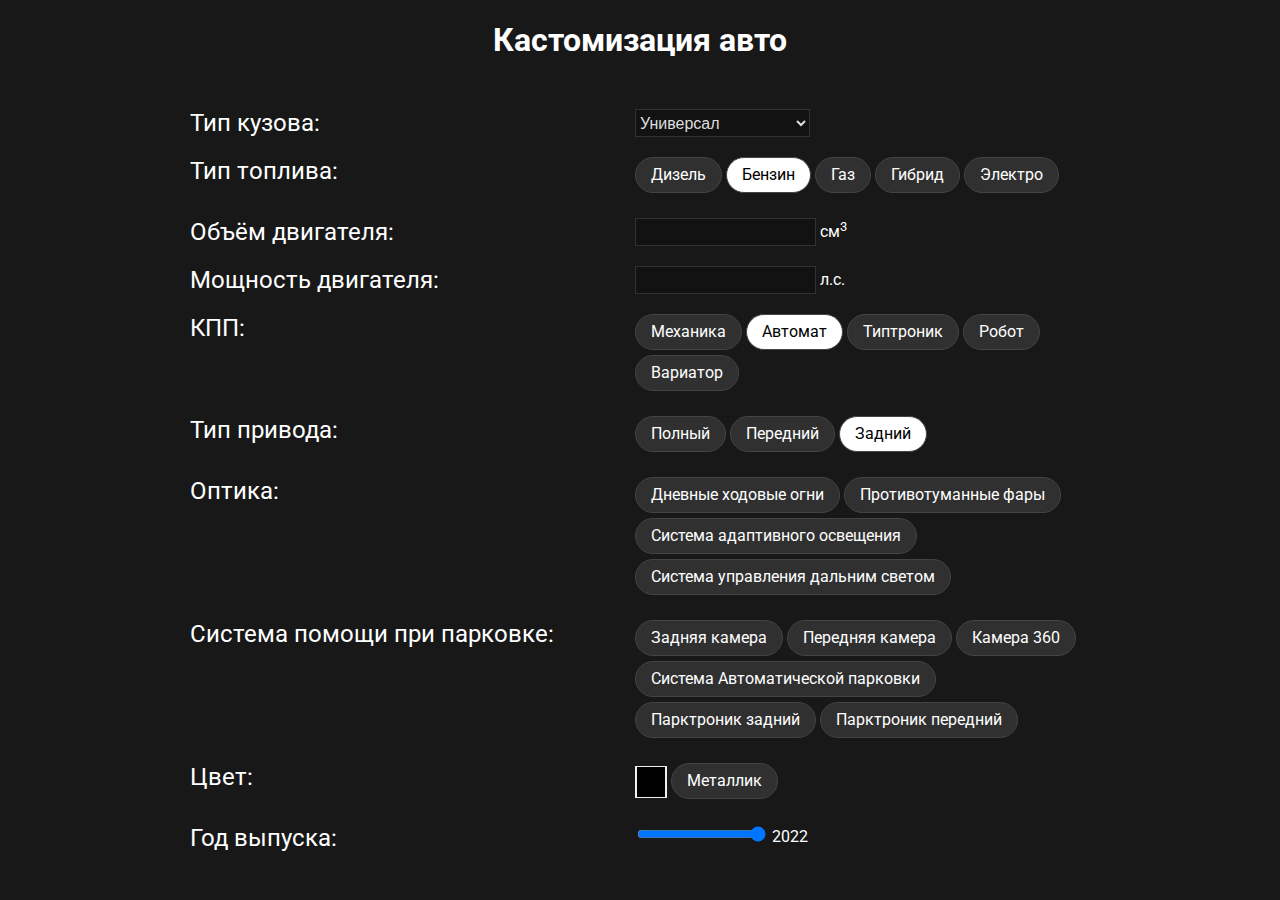
<file: index.html>
<!DOCTYPE html>
<html lang="ru">
<head>
    <meta charset="UTF-8">
    <meta http-equiv="X-UA-Compatible" content="IE=edge">
    <meta name="viewport" content="width=device-width, initial-scale=1.0">
    <link rel="stylesheet" href="style.css">
    <title>Document</title>
    <link rel="preconnect" href="https://fonts.googleapis.com">
    <link rel="preconnect" href="https://fonts.gstatic.com" crossorigin>
    <link href="https://fonts.googleapis.com/css2?family=Roboto:wght@100;400;900&display=swap" rel="stylesheet">
</head>
<body>
      <h1>Кастомизация авто</h1>
      <form action="/ru/custom/" class="form">
        <div class="row">
          <label class="label">Тип кузова:</label>
          <select id="body_type" class="select">
            <option value="0">Универсал</option>
            <option value="1">Купе</option>
            <option value="2">Седан</option>
            <option value="3">Кабриолет</option>
            <option value="4">Пикап</option>
            <option value="5">Лимузин</option>
            <option value="6">Внедорожник</option>
          </select>
        </div>
        <div class="row">
          <label class="label">Тип топлива:</label>
          <div class="data_block">
            <div class="form_btn">
                <input type="radio" id="radio_body_1" name="fuel_type" value="0">
                <label class="label_radio" for="radio_body_1">Дизель</label>
              </div>
              <div class="form_btn">
                <input type="radio" id="radio_body_2" name="fuel_type" value="1" checked>
                <label class="label_radio" for="radio_body_2">Бензин</label>
              </div>
              <div class="form_btn">
                <input type="radio" id="radio_body_3" name="fuel_type" value="2">
                <label class="label_radio" for="radio_body_3">Газ</label>
              </div>
              <div class="form_btn">
                <input type="radio" id="radio_body_4" name="fuel_type" value="3">
                <label class="label_radio" for="radio_body_4">Гибрид</label>
              </div>
              <div class="form_btn">
                <input type="radio" id="radio_body_5" name="fuel_type" value="4">
                <label class="label_radio" for="radio_body_5">Электро</label>
              </div>
          </div>
        </div>
        <div class="row">
          <label class="label">Объём двигателя:</label>
          <input type="number" class="input_value" name="engine_cc">
          <span>см<sup>3</sup></span>
        </div>
        <div class="row">
          <label class="label">Мощность двигателя:</label>
          <input type="number" class="input_value" name="engine_power">
          <span>л.с.</span>
        </div>
        <div class="row">
          <label class="label">КПП:</label>
          <div class="data_block">
            <div class="form_btn">
                <input type="radio" id="radio_gearbox_1" name="gearbox_type" value="0">
                <label class="label_radio" for="radio_gearbox_1">Механика</label>
              </div>
              <div class="form_btn">
                <input type="radio" id="radio_gearbox_2" name="gearbox_type" value="1" checked>
                <label class="label_radio" for="radio_gearbox_2">Автомат</label>
              </div>
              <div class="form_btn">
                <input type="radio" id="radio_gearbox_3" name="gearbox_type" value="2">
                <label class="label_radio" for="radio_gearbox_3">Типтроник</label>
              </div>
              <div class="form_btn">
                <input type="radio" id="radio_gearbox_4" name="gearbox_type" value="3">
                <label class="label_radio" for="radio_gearbox_4">Робот</label>
              </div>
              <div class="form_btn">
                <input type="radio" id="radio_gearbox_5" name="gearbox_type" value="4">
                <label class="label_radio" for="radio_gearbox_5">Вариатор</label>
              </div>
          </div>
        </div>
        <div class="row">
          <label class="label">Тип привода:</label>
          <div class="data_block">
            <div class="form_btn">
                <input type="radio" id="radio_drive_1" name="drive_type" value="0">
                <label class="label_radio" for="radio_drive_1">Полный</label>
              </div>
              <div class="form_btn">
                <input type="radio" id="radio_drive_2" name="drive_type" value="1">
                <label class="label_radio" for="radio_drive_2">Передний</label>
              </div>
              <div class="form_btn">
                <input type="radio" id="radio_drive_3" name="drive_type" value="2" checked>
                <label class="label_radio" for="radio_drive_3">Задний</label>
              </div>
          </div>
        </div>
        <div class="row">
          <label class="label">Оптика:</label>
          <div class="data_block">
            <div class="form_btn">
                <input type="checkbox" id="checkbox_optics_1" name="optics" value="0">
                <label class="label_checkbox" for="checkbox_optics_1">Дневные ходовые огни</label>
              </div>
              <div class="form_btn">
                <input type="checkbox" id="checkbox_optics_2" name="optics" value="1">
                <label class="label_checkbox" for="checkbox_optics_2">Противотуманные фары</label>
              </div>
              <div class="form_btn">
                <input type="checkbox" id="checkbox_optics_3" name="optics" value="2">
                <label class="label_checkbox" for="checkbox_optics_3">Система адаптивного освещения</label>
              </div>
              <div class="form_btn">
                <input type="checkbox" id="checkbox_optics_4" name="optics" value="3">
                <label class="label_checkbox" for="checkbox_optics_4">Система управления дальним светом</label>
              </div>
          </div>
        </div>
        <div class="row">
          <label class="label">Система помощи при парковке:</label>
          <div class="data_block">
            <div class="form_btn">
                <input type="checkbox" id="checkbox_parking_1" name="parking" value="0">
                <label class="label_checkbox" for="checkbox_parking_1">Задняя камера</label>
              </div>
              <div class="form_btn">
                <input type="checkbox" id="checkbox_parking_2" name="parking" value="1">
                <label class="label_checkbox" for="checkbox_parking_2">Передняя камера</label>
              </div>
              <div class="form_btn">
                <input type="checkbox" id="checkbox_parking_3" name="parking" value="2">
                <label class="label_checkbox" for="checkbox_parking_3">Камера 360</label>
              </div>
              <div class="form_btn">
                <input type="checkbox" id="checkbox_parking_4" name="parking" value="3">
                <label class="label_checkbox" for="checkbox_parking_4">Система Автоматической парковки</label>
              </div>
              <div class="form_btn">
                <input type="checkbox" id="checkbox_parking_5" name="parking" value="4">
                <label class="label_checkbox" for="checkbox_parking_5">Парктроник задний</label>
              </div>
              <div class="form_btn">
                <input type="checkbox" id="checkbox_parking_6" name="parking" value="5">
                <label class="label_checkbox" for="checkbox_parking_6">Парктроник передний</label>
              </div>
          </div>
        </div>
        <div class="row">
          <label class="label">Цвет:</label>
          <div class="data_block">
            <input type="color" name="body_color">
              <div class="form_btn clr_btn">
                <input type="checkbox" id="metallic_color1" name="metallic_color" value="5">
                <label class="label_checkbox" for="metallic_color1">Металлик</label>
              </div>
          </div>
        </div>
        <div class="row">
          <label class="label" for="release_year">Год выпуска:</label>
          <input type="range" id="release_year" name="release_year" value="2022" min="1980" max="2022" step="1" oninput="this.nextElementSibling.value = this.value">
          <output>2022</output>
        </div>
      </form>
</body>
</html>
</file>
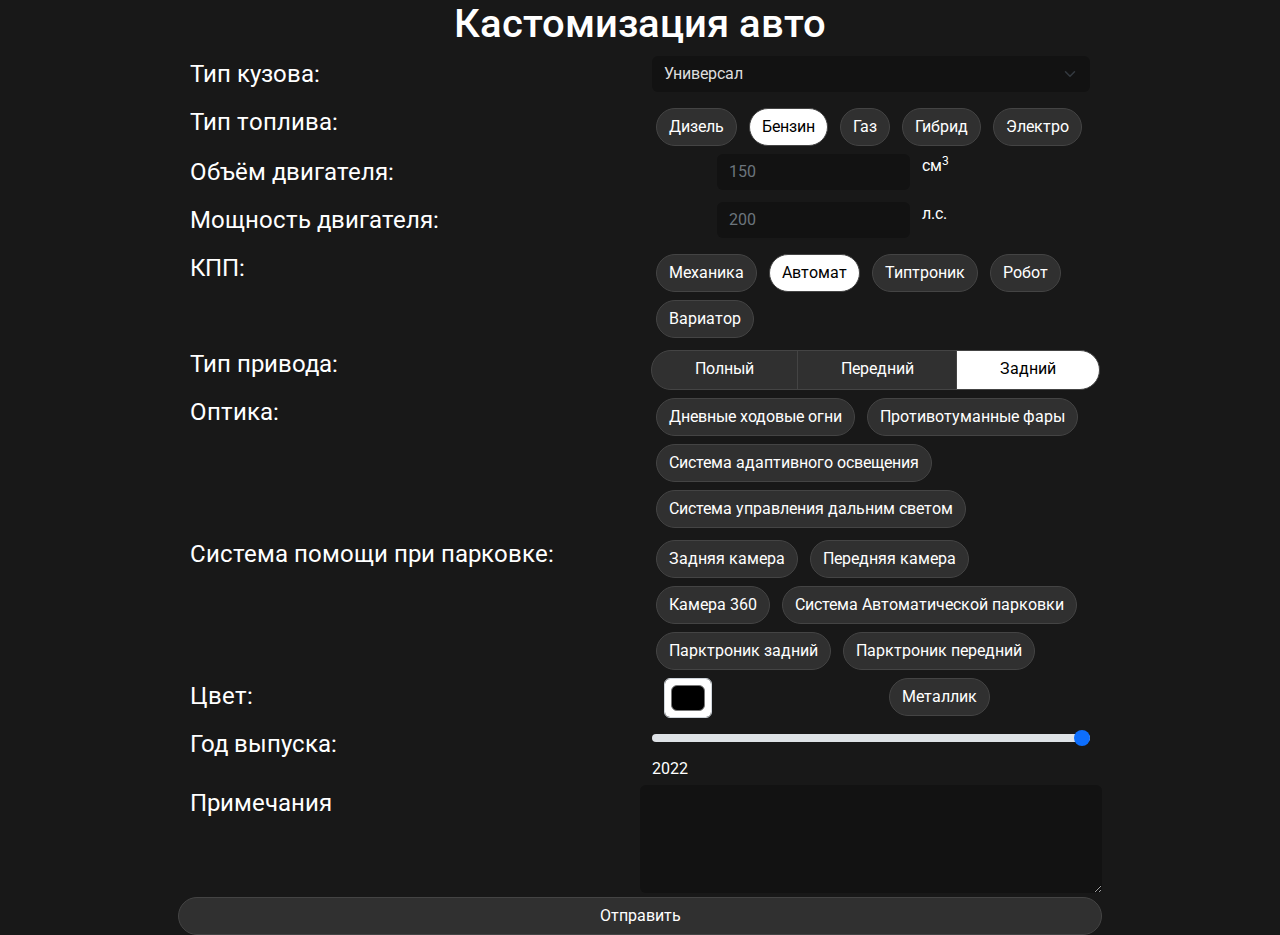
<file: css_bootstrap/index.html>
<!DOCTYPE html>
<html lang="ru">
  <head>
      <meta charset="UTF-8">
      <meta http-equiv="X-UA-Compatible" content="IE=edge">
      <meta name="viewport" content="width=device-width, initial-scale=1.0">
      <link rel="stylesheet" href="styles\bootstrap.min.css">
      <link rel="stylesheet" href="styles\style.css">
      <title>Document</title>
      <link rel="preconnect" href="https://fonts.googleapis.com">
      <link rel="preconnect" href="https://fonts.gstatic.com" crossorigin>
      <link href="https://fonts.googleapis.com/css2?family=Roboto:wght@100;400;900&display=swap" rel="stylesheet">
  </head>
  <body>
    <div class="container-md">
      <h1 class="text-center">Кастомизация авто</h1>
      <form action="/ru/custom/" id="auto_main_form" class="form m-auto">
        <div class="row mt-1">
          <label class="form-label col">Тип кузова:</label>
          <div class="col">
            <select id="body_type" class="form-select my-select">
              <option value="0">Универсал</option>
              <option value="1">Купе</option>
              <option value="2">Седан</option>
              <option value="3">Кабриолет</option>
              <option value="4">Пикап</option>
              <option value="5">Лимузин</option>
              <option value="6">Внедорожник</option>
            </select>
          </div>
        </div>
        <div class="row mt-1">
          <label class="form-label col">Тип топлива:</label>
          <div class="col">
                <input type="radio" class="btn-check" id="radio_body_1" name="fuel_type" value="0">
                <label class="btn btn-bd-primary m-1" for="radio_body_1">Дизель</label>
                <input type="radio" class="btn-check" id="radio_body_2" name="fuel_type" value="1" checked>
                <label class="btn btn-bd-primary m-1" for="radio_body_2">Бензин</label>
                <input type="radio" class="btn-check" id="radio_body_3" name="fuel_type" value="2">
                <label class="btn btn-bd-primary m-1" for="radio_body_3">Газ</label>
                <input type="radio" class="btn-check" id="radio_body_4" name="fuel_type" value="3">
                <label class="btn btn-bd-primary m-1" for="radio_body_4">Гибрид</label>
                <input type="radio" class="btn-check" id="radio_body_5" name="fuel_type" value="4">
                <label class="btn btn-bd-primary m-1" for="radio_body_5">Электро</label>
          </div>
        </div>
        <div class="row mt-1">
            <label for="engine_cc" class="form-label col-md-7" for="engine_cc">Объём двигателя:</label>
            <div class="col">
              <div class="row">
                <input type="number" class="form-control input col" id="engine_cc" name="engine_cc" placeholder="150" required>
                <span class="col">см<sup>3</sup></span>
              </div>
            </div>
        </div>
        <div class="row mt-1">
          <label for="engine_power" class="form-label col-md-7">Мощность двигателя:</label>
          <div class="col">
            <div class="row">
              <input type="number" class="form-control input col" id="engine_power" name="engine_power" placeholder="200" required>
              <span class="col">л.с.</span>
            </div>
            
          </div>
        </div>
        <div class="row mt-1">
          <label class="form-label col">КПП:</label>
          <div class="col">
                <input type="radio" class="btn-check" id="radio_gearbox_1" name="gearbox_type" value="0">
                <label class="btn btn-bd-primary m-1" for="radio_gearbox_1">Механика</label>
                <input type="radio" class="btn-check" id="radio_gearbox_2" name="gearbox_type" value="1" checked>
                <label class="btn btn-bd-primary m-1" for="radio_gearbox_2">Автомат</label>
                <input type="radio" class="btn-check" id="radio_gearbox_3" name="gearbox_type" value="2">
                <label class="btn btn-bd-primary m-1" for="radio_gearbox_3">Типтроник</label>
                <input type="radio" class="btn-check" id="radio_gearbox_4" name="gearbox_type" value="3">
                <label class="btn btn-bd-primary m-1" for="radio_gearbox_4">Робот</label>
                <input type="radio" class="btn-check" id="radio_gearbox_5" name="gearbox_type" value="4">
                <label class="btn btn-bd-primary m-1" for="radio_gearbox_5">Вариатор</label>
          </div>
        </div>
        <div class="row mt-1">
          <label class="form-label col">Тип привода:</label>
          <div class="btn-group col g-1" role="group">
                <input type="radio" class="btn-check" id="radio_drive_1" name="drive_type" value="0">
                <label class="btn btn-bd-primary" for="radio_drive_1">Полный</label>
                <input type="radio" class="btn-check" id="radio_drive_2" name="drive_type" value="1">
                <label class="btn btn-bd-primary" for="radio_drive_2">Передний</label>
                <input type="radio" class="btn-check" id="radio_drive_3" name="drive_type" value="2" checked>
                <label class="btn btn-bd-primary" for="radio_drive_3">Задний</label>
          </div>
        </div>
        <div class="row mt-1">
          <label class="form-label col">Оптика:</label>
          <div class="col">
                <input type="checkbox" class="btn-check" id="checkbox_optics_1" name="optics" value="0">
                <label class="btn btn-bd-primary m-1" for="checkbox_optics_1">Дневные ходовые огни</label>
                <input type="checkbox" class="btn-check" id="checkbox_optics_2" name="optics" value="1">
                <label class="btn btn-bd-primary m-1" for="checkbox_optics_2">Противотуманные фары</label>
                <input type="checkbox" class="btn-check" id="checkbox_optics_3" name="optics" value="2">
                <label class="btn btn-bd-primary m-1" for="checkbox_optics_3">Система адаптивного освещения</label>
                <input type="checkbox" class="btn-check" id="checkbox_optics_4" name="optics" value="3">
                <label class="btn btn-bd-primary m-1" for="checkbox_optics_4">Система управления дальним светом</label>
          </div>
        </div>
        <div class="row mt-1">
          <label class="form-label col">Система помощи при парковке:</label>
          <div class="col">
                <input type="checkbox" class="btn-check" id="checkbox_parking_1" name="parking" value="0">
                <label class="btn btn-bd-primary m-1" for="checkbox_parking_1">Задняя камера</label> 
                <input type="checkbox" class="btn-check" id="checkbox_parking_2" name="parking" value="1">
                <label class="btn btn-bd-primary m-1" for="checkbox_parking_2">Передняя камера</label>
                <input type="checkbox" class="btn-check" id="checkbox_parking_3" name="parking" value="2">
                <label class="btn btn-bd-primary m-1" for="checkbox_parking_3">Камера 360</label>
                <input type="checkbox" class="btn-check" id="checkbox_parking_4" name="parking" value="3">
                <label class="btn btn-bd-primary m-1" for="checkbox_parking_4">Система Автоматической парковки</label>
                <input type="checkbox" class="btn-check" id="checkbox_parking_5" name="parking" value="4">
                <label class="btn btn-bd-primary m-1" for="checkbox_parking_5">Парктроник задний</label>
                <input type="checkbox" class="btn-check" id="checkbox_parking_6" name="parking" value="5">
                <label class="btn btn-bd-primary m-1" for="checkbox_parking_6">Парктроник передний</label>
          </div>
        </div>
        <div class="row mt-1">
          <label class="form-label col">Цвет:</label>
          <div class="row col">
            <div class="col">
              <input type="color" class="form-control form-control-color" id="ColorInput" value="#000" title="Choose your color">
            </div>
            <div class="col">
              <input type="checkbox" class="btn-check" id="metallic_color1" name="metallic_color" value="1">
              <label class="btn btn-bd-primary" for="metallic_color1">Металлик</label>
            </div>
          </div>
        </div>
        <div class="row mt-1">
          <label class="form-label col" for="release_year">Год выпуска:</label>
          <div class="col">
            <input type="range" class="form-range" id="release_year" name="release_year" value="2022" min="1980" max="2022" step="1" oninput="this.nextElementSibling.value = this.value">
            <output>2022</output>
          </div>
        </div>
        <div class="row mt-1">
            <label for="form-notes" class="form-label col">Примечания</label>
            <textarea class="form-control input col" id="form-notes" rows="4" style="min-height: 84px;"></textarea>
        </div>
        <div class="row mt-1">
          <button form="auto_main_form" type="submit" class="btn btn-bd-primary">Отправить</button>
          <div class="flex_item"></div>
        </div>
      </form>
    </div>
  </body>
</html>
</file>
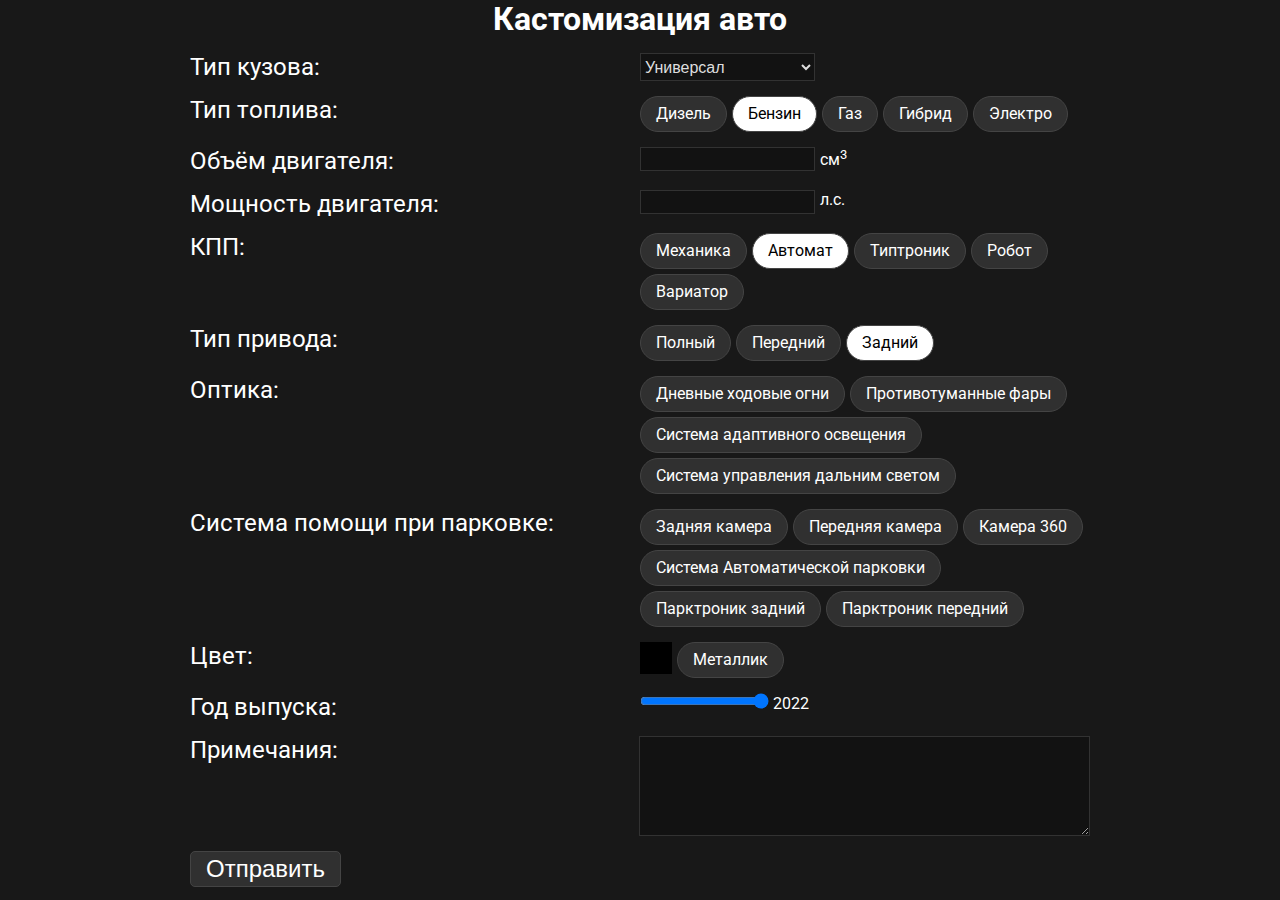
<file: css_flexbox/index.html>
<!DOCTYPE html>
<html lang="ru">
  <head>
      <meta charset="UTF-8">
      <meta http-equiv="X-UA-Compatible" content="IE=edge">
      <meta name="viewport" content="width=device-width, initial-scale=1.0">
      <link rel="stylesheet" href="style.css">
      <title>Document</title>
      <link rel="preconnect" href="https://fonts.googleapis.com">
      <link rel="preconnect" href="https://fonts.gstatic.com" crossorigin>
      <link href="https://fonts.googleapis.com/css2?family=Roboto:wght@100;400;900&display=swap" rel="stylesheet">
  </head>
  <body>
    <div class="flex_container">
      <h1>Кастомизация авто</h1>
      <form action="/ru/custom/" id="auto_main_form" class="form">
        <div class="row">
          <label class="label flex_item">Тип кузова:</label>
          <div class="data_block flex_item">
            <select id="body_type" class="select">
              <option value="0">Универсал</option>
              <option value="1">Купе</option>
              <option value="2">Седан</option>
              <option value="3">Кабриолет</option>
              <option value="4">Пикап</option>
              <option value="5">Лимузин</option>
              <option value="6">Внедорожник</option>
            </select>
          </div>
        </div>
        <div class="row">
          <label class="label flex_item">Тип топлива:</label>
          <div class="data_block flex_item">
            <div class="form_btn">
                <input type="radio" id="radio_body_1" name="fuel_type" value="0">
                <label class="label_radio" for="radio_body_1">Дизель</label>
              </div>
              <div class="form_btn">
                <input type="radio" id="radio_body_2" name="fuel_type" value="1" checked>
                <label class="label_radio" for="radio_body_2">Бензин</label>
              </div>
              <div class="form_btn">
                <input type="radio" id="radio_body_3" name="fuel_type" value="2">
                <label class="label_radio" for="radio_body_3">Газ</label>
              </div>
              <div class="form_btn">
                <input type="radio" id="radio_body_4" name="fuel_type" value="3">
                <label class="label_radio" for="radio_body_4">Гибрид</label>
              </div>
              <div class="form_btn">
                <input type="radio" id="radio_body_5" name="fuel_type" value="4">
                <label class="label_radio" for="radio_body_5">Электро</label>
              </div>
          </div>
        </div>
        <div class="row">
          <label class="label flex_item">Объём двигателя:</label>
          <div class="data_block flex_item">
            <input type="number" class="input_value" name="engine_cc" required>
            <span>см<sup>3</sup></span>
          </div>
        </div>
        <div class="row">
          <label class="label flex_item">Мощность двигателя:</label>
          <div class="data_block flex_item">
            <input type="number" class="input_value" name="engine_power" required>
            <span>л.с.</span>
          </div>
        </div>
        <div class="row">
          <label class="label flex_item">КПП:</label>
          <div class="data_block flex_item">
            <div class="form_btn">
                <input type="radio" id="radio_gearbox_1" name="gearbox_type" value="0">
                <label class="label_radio" for="radio_gearbox_1">Механика</label>
              </div>
              <div class="form_btn">
                <input type="radio" id="radio_gearbox_2" name="gearbox_type" value="1" checked>
                <label class="label_radio" for="radio_gearbox_2">Автомат</label>
              </div>
              <div class="form_btn">
                <input type="radio" id="radio_gearbox_3" name="gearbox_type" value="2">
                <label class="label_radio" for="radio_gearbox_3">Типтроник</label>
              </div>
              <div class="form_btn">
                <input type="radio" id="radio_gearbox_4" name="gearbox_type" value="3">
                <label class="label_radio" for="radio_gearbox_4">Робот</label>
              </div>
              <div class="form_btn">
                <input type="radio" id="radio_gearbox_5" name="gearbox_type" value="4">
                <label class="label_radio" for="radio_gearbox_5">Вариатор</label>
              </div>
          </div>
        </div>
        <div class="row">
          <label class="label flex_item">Тип привода:</label>
          <div class="data_block flex_item">
            <div class="form_btn">
                <input type="radio" id="radio_drive_1" name="drive_type" value="0">
                <label class="label_radio" for="radio_drive_1">Полный</label>
              </div>
              <div class="form_btn">
                <input type="radio" id="radio_drive_2" name="drive_type" value="1">
                <label class="label_radio" for="radio_drive_2">Передний</label>
              </div>
              <div class="form_btn">
                <input type="radio" id="radio_drive_3" name="drive_type" value="2" checked>
                <label class="label_radio" for="radio_drive_3">Задний</label>
              </div>
          </div>
        </div>
        <div class="row">
          <label class="label flex_item">Оптика:</label>
          <div class="data_block flex_item">
            <div class="form_btn">
                <input type="checkbox" id="checkbox_optics_1" name="optics" value="0">
                <label class="label_checkbox" for="checkbox_optics_1">Дневные ходовые огни</label>
              </div>
              <div class="form_btn">
                <input type="checkbox" id="checkbox_optics_2" name="optics" value="1">
                <label class="label_checkbox" for="checkbox_optics_2">Противотуманные фары</label>
              </div>
              <div class="form_btn">
                <input type="checkbox" id="checkbox_optics_3" name="optics" value="2">
                <label class="label_checkbox" for="checkbox_optics_3">Система адаптивного освещения</label>
              </div>
              <div class="form_btn">
                <input type="checkbox" id="checkbox_optics_4" name="optics" value="3">
                <label class="label_checkbox" for="checkbox_optics_4">Система управления дальним светом</label>
              </div>
          </div>
        </div>
        <div class="row">
          <label class="label flex_item">Система помощи при парковке:</label>
          <div class="data_block flex_item">
            <div class="form_btn">
                <input type="checkbox" id="checkbox_parking_1" name="parking" value="0">
                <label class="label_checkbox" for="checkbox_parking_1">Задняя камера</label>
              </div>
              <div class="form_btn">
                <input type="checkbox" id="checkbox_parking_2" name="parking" value="1">
                <label class="label_checkbox" for="checkbox_parking_2">Передняя камера</label>
              </div>
              <div class="form_btn">
                <input type="checkbox" id="checkbox_parking_3" name="parking" value="2">
                <label class="label_checkbox" for="checkbox_parking_3">Камера 360</label>
              </div>
              <div class="form_btn">
                <input type="checkbox" id="checkbox_parking_4" name="parking" value="3">
                <label class="label_checkbox" for="checkbox_parking_4">Система Автоматической парковки</label>
              </div>
              <div class="form_btn">
                <input type="checkbox" id="checkbox_parking_5" name="parking" value="4">
                <label class="label_checkbox" for="checkbox_parking_5">Парктроник задний</label>
              </div>
              <div class="form_btn">
                <input type="checkbox" id="checkbox_parking_6" name="parking" value="5">
                <label class="label_checkbox" for="checkbox_parking_6">Парктроник передний</label>
              </div>
          </div>
        </div>
        <div class="row">
          <label class="label flex_item">Цвет:</label>
          <div class="data_block flex_item">
            <input type="color" name="body_color">
              <div class="form_btn clr_btn">
                <input type="checkbox" id="metallic_color1" name="metallic_color" value="5">
                <label class="label_checkbox" for="metallic_color1">Металлик</label>
              </div>
          </div>
        </div>
        <div class="row">
          <label class="label flex_item" for="release_year">Год выпуска:</label>
          <div class="flex_item">
            <input type="range" id="release_year" name="release_year" value="2022" min="1980" max="2022" step="1" oninput="this.nextElementSibling.value = this.value">
            <output>2022</output>
          </div>
        </div>
        <div class="row">
          <label class="label flex_item">Примечания:</label>
          <textarea form="auto_main_form" type="text" name="notes" id="notes" class="form_note flex_item"></textarea>
        </div>
        <div class="row one_element">
          <button form="auto_main_form" type="submit" class="button">Отправить</button>
          <div class="flex_item"></div>
        </div>
      </form>
    </div>
  </body>
</html>
</file>
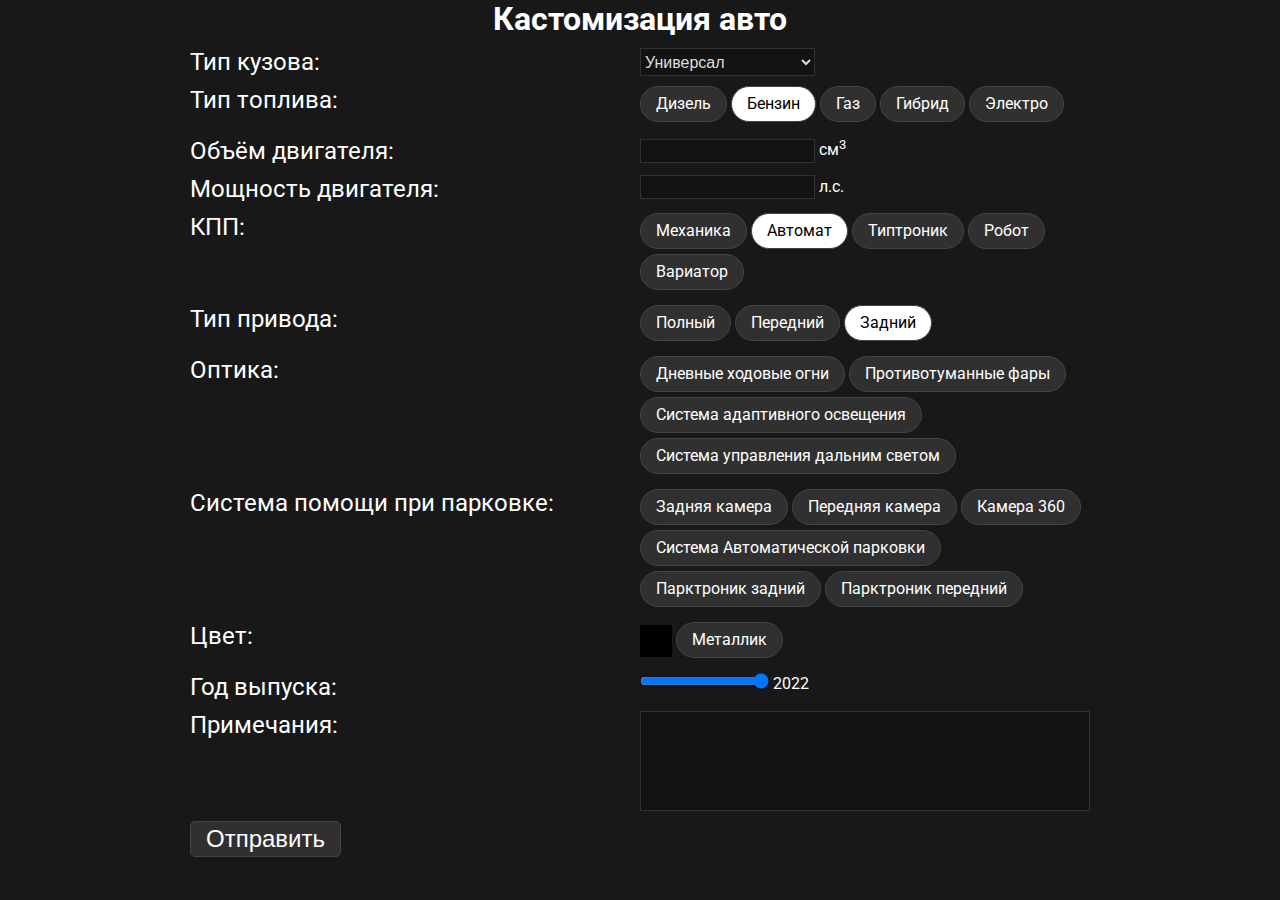
<file: css_grid/index.html>
<!DOCTYPE html>
<html lang="ru">
<head>
    <meta charset="UTF-8">
    <meta http-equiv="X-UA-Compatible" content="IE=edge">
    <meta name="viewport" content="width=device-width, initial-scale=1.0">
    <link rel="stylesheet" href="style.css">
    <title>Document</title>
    <link rel="preconnect" href="https://fonts.googleapis.com">
    <link rel="preconnect" href="https://fonts.gstatic.com" crossorigin>
    <link href="https://fonts.googleapis.com/css2?family=Roboto:wght@100;400;900&display=swap" rel="stylesheet">
</head>
<body>
      <h1>Кастомизация авто</h1>
      <form action="/ru/custom/" id="auto_main_form" class="grid">
        <div class="row">
          <label class="label">Тип кузова:</label>
          <select id="body_type" class="select">
            <option value="0">Универсал</option>
            <option value="1">Купе</option>
            <option value="2">Седан</option>
            <option value="3">Кабриолет</option>
            <option value="4">Пикап</option>
            <option value="5">Лимузин</option>
            <option value="6">Внедорожник</option>
          </select>
        </div>
        <div class="row">
          <label class="label">Тип топлива:</label>
          <div class="data_block">
            <div class="form_btn">
                <input type="radio" id="radio_body_1" name="fuel_type" value="0">
                <label class="label_radio" for="radio_body_1">Дизель</label>
              </div>
              <div class="form_btn">
                <input type="radio" id="radio_body_2" name="fuel_type" value="1" checked>
                <label class="label_radio" for="radio_body_2">Бензин</label>
              </div>
              <div class="form_btn">
                <input type="radio" id="radio_body_3" name="fuel_type" value="2">
                <label class="label_radio" for="radio_body_3">Газ</label>
              </div>
              <div class="form_btn">
                <input type="radio" id="radio_body_4" name="fuel_type" value="3">
                <label class="label_radio" for="radio_body_4">Гибрид</label>
              </div>
              <div class="form_btn">
                <input type="radio" id="radio_body_5" name="fuel_type" value="4">
                <label class="label_radio" for="radio_body_5">Электро</label>
              </div>
          </div>
        </div>
        <div class="row">
          <label class="label">Объём двигателя:</label>
          <div>
            <input type="number" class="input_value" name="engine_cc" required>
            <span>см<sup>3</sup></span>
          </div>
        </div>
        <div class="row">
          <label class="label">Мощность двигателя:</label>
          <div>
            <input type="number" class="input_value" name="engine_power" required>
            <span>л.с.</span>
          </div>
        </div>
        <div class="row">
          <label class="label">КПП:</label>
          <div class="data_block">
            <div class="form_btn">
                <input type="radio" id="radio_gearbox_1" name="gearbox_type" value="0">
                <label class="label_radio" for="radio_gearbox_1">Механика</label>
              </div>
              <div class="form_btn">
                <input type="radio" id="radio_gearbox_2" name="gearbox_type" value="1" checked>
                <label class="label_radio" for="radio_gearbox_2">Автомат</label>
              </div>
              <div class="form_btn">
                <input type="radio" id="radio_gearbox_3" name="gearbox_type" value="2">
                <label class="label_radio" for="radio_gearbox_3">Типтроник</label>
              </div>
              <div class="form_btn">
                <input type="radio" id="radio_gearbox_4" name="gearbox_type" value="3">
                <label class="label_radio" for="radio_gearbox_4">Робот</label>
              </div>
              <div class="form_btn">
                <input type="radio" id="radio_gearbox_5" name="gearbox_type" value="4">
                <label class="label_radio" for="radio_gearbox_5">Вариатор</label>
              </div>
          </div>
        </div>
        <div class="row">
          <label class="label">Тип привода:</label>
          <div class="data_block">
            <div class="form_btn">
                <input type="radio" id="radio_drive_1" name="drive_type" value="0">
                <label class="label_radio" for="radio_drive_1">Полный</label>
              </div>
              <div class="form_btn">
                <input type="radio" id="radio_drive_2" name="drive_type" value="1">
                <label class="label_radio" for="radio_drive_2">Передний</label>
              </div>
              <div class="form_btn">
                <input type="radio" id="radio_drive_3" name="drive_type" value="2" checked>
                <label class="label_radio" for="radio_drive_3">Задний</label>
              </div>
          </div>
        </div>
        <div class="row">
          <label class="label">Оптика:</label>
          <div class="data_block">
            <div class="form_btn">
                <input type="checkbox" id="checkbox_optics_1" name="optics" value="0">
                <label class="label_checkbox" for="checkbox_optics_1">Дневные ходовые огни</label>
              </div>
              <div class="form_btn">
                <input type="checkbox" id="checkbox_optics_2" name="optics" value="1">
                <label class="label_checkbox" for="checkbox_optics_2">Противотуманные фары</label>
              </div>
              <div class="form_btn">
                <input type="checkbox" id="checkbox_optics_3" name="optics" value="2">
                <label class="label_checkbox" for="checkbox_optics_3">Система адаптивного освещения</label>
              </div>
              <div class="form_btn">
                <input type="checkbox" id="checkbox_optics_4" name="optics" value="3">
                <label class="label_checkbox" for="checkbox_optics_4">Система управления дальним светом</label>
              </div>
          </div>
        </div>
        <div class="row">
          <label class="label">Система помощи при парковке:</label>
          <div class="data_block">
            <div class="form_btn">
                <input type="checkbox" id="checkbox_parking_1" name="parking" value="0">
                <label class="label_checkbox" for="checkbox_parking_1">Задняя камера</label>
              </div>
              <div class="form_btn">
                <input type="checkbox" id="checkbox_parking_2" name="parking" value="1">
                <label class="label_checkbox" for="checkbox_parking_2">Передняя камера</label>
              </div>
              <div class="form_btn">
                <input type="checkbox" id="checkbox_parking_3" name="parking" value="2">
                <label class="label_checkbox" for="checkbox_parking_3">Камера 360</label>
              </div>
              <div class="form_btn">
                <input type="checkbox" id="checkbox_parking_4" name="parking" value="3">
                <label class="label_checkbox" for="checkbox_parking_4">Система Автоматической парковки</label>
              </div>
              <div class="form_btn">
                <input type="checkbox" id="checkbox_parking_5" name="parking" value="4">
                <label class="label_checkbox" for="checkbox_parking_5">Парктроник задний</label>
              </div>
              <div class="form_btn">
                <input type="checkbox" id="checkbox_parking_6" name="parking" value="5">
                <label class="label_checkbox" for="checkbox_parking_6">Парктроник передний</label>
              </div>
          </div>
        </div>
        <div class="row">
          <label class="label">Цвет:</label>
          <div class="data_block">
            <input type="color" name="body_color">
              <div class="form_btn clr_btn">
                <input type="checkbox" id="metallic_color1" name="metallic_color" value="5">
                <label class="label_checkbox" for="metallic_color1">Металлик</label>
              </div>
          </div>
        </div>
        <div class="row">
          <label class="label" for="release_year">Год выпуска:</label>
          <div>
            <input type="range" id="release_year" name="release_year" value="2022" min="1980" max="2022" step="1" oninput="this.nextElementSibling.value = this.value">
            <output>2022</output>
          </div>
        </div>
        <div class="row">
          <label class="label">Примечания:</label>
          <textarea form="auto_main_form" type="text" name="notes" id="notes" class="form_note"></textarea>
        </div>
        <div class="row">
          <button form="auto_main_form" type="submit" class="button">Отправить</button>
        </div>
      </form>
</body>
</html>
</file>
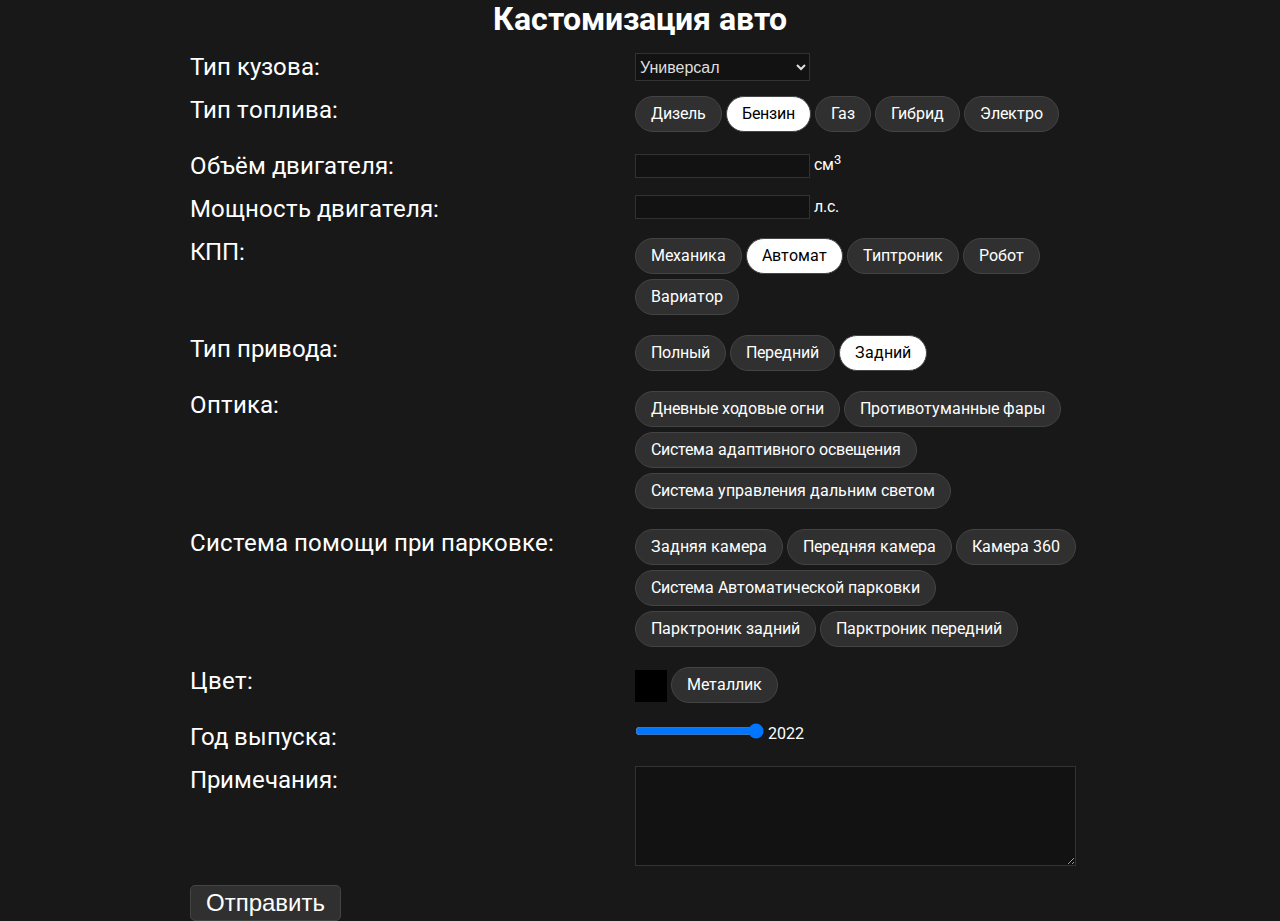
<file: css_vanilla/index.html>
<!DOCTYPE html>
<html lang="ru">
<head>
    <meta charset="UTF-8">
    <meta http-equiv="X-UA-Compatible" content="IE=edge">
    <meta name="viewport" content="width=device-width, initial-scale=1.0">
    <link rel="stylesheet" href="style.css">
    <title>Document</title>
    <link rel="preconnect" href="https://fonts.googleapis.com">
    <link rel="preconnect" href="https://fonts.gstatic.com" crossorigin>
    <link href="https://fonts.googleapis.com/css2?family=Roboto:wght@100;400;900&display=swap" rel="stylesheet">
</head>
<body>
      <h1>Кастомизация авто</h1>
      <form action="/ru/custom/" id="auto_main_form" class="form">
        <div class="row">
          <label class="label">Тип кузова:</label>
          <select id="body_type" class="select">
            <option value="0">Универсал</option>
            <option value="1">Купе</option>
            <option value="2">Седан</option>
            <option value="3">Кабриолет</option>
            <option value="4">Пикап</option>
            <option value="5">Лимузин</option>
            <option value="6">Внедорожник</option>
          </select>
        </div>
        <div class="row">
          <label class="label">Тип топлива:</label>
          <div class="data_block">
            <div class="form_btn">
                <input type="radio" id="radio_body_1" name="fuel_type" value="0">
                <label class="label_radio" for="radio_body_1">Дизель</label>
              </div>
              <div class="form_btn">
                <input type="radio" id="radio_body_2" name="fuel_type" value="1" checked>
                <label class="label_radio" for="radio_body_2">Бензин</label>
              </div>
              <div class="form_btn">
                <input type="radio" id="radio_body_3" name="fuel_type" value="2">
                <label class="label_radio" for="radio_body_3">Газ</label>
              </div>
              <div class="form_btn">
                <input type="radio" id="radio_body_4" name="fuel_type" value="3">
                <label class="label_radio" for="radio_body_4">Гибрид</label>
              </div>
              <div class="form_btn">
                <input type="radio" id="radio_body_5" name="fuel_type" value="4">
                <label class="label_radio" for="radio_body_5">Электро</label>
              </div>
          </div>
        </div>
        <div class="row">
          <label class="label">Объём двигателя:</label>
          <input type="number" class="input_value" name="engine_cc" required>
          <span>см<sup>3</sup></span>
        </div>
        <div class="row">
          <label class="label">Мощность двигателя:</label>
          <input type="number" class="input_value" name="engine_power" required>
          <span>л.с.</span>
        </div>
        <div class="row">
          <label class="label">КПП:</label>
          <div class="data_block">
            <div class="form_btn">
                <input type="radio" id="radio_gearbox_1" name="gearbox_type" value="0">
                <label class="label_radio" for="radio_gearbox_1">Механика</label>
              </div>
              <div class="form_btn">
                <input type="radio" id="radio_gearbox_2" name="gearbox_type" value="1" checked>
                <label class="label_radio" for="radio_gearbox_2">Автомат</label>
              </div>
              <div class="form_btn">
                <input type="radio" id="radio_gearbox_3" name="gearbox_type" value="2">
                <label class="label_radio" for="radio_gearbox_3">Типтроник</label>
              </div>
              <div class="form_btn">
                <input type="radio" id="radio_gearbox_4" name="gearbox_type" value="3">
                <label class="label_radio" for="radio_gearbox_4">Робот</label>
              </div>
              <div class="form_btn">
                <input type="radio" id="radio_gearbox_5" name="gearbox_type" value="4">
                <label class="label_radio" for="radio_gearbox_5">Вариатор</label>
              </div>
          </div>
        </div>
        <div class="row">
          <label class="label">Тип привода:</label>
          <div class="data_block">
            <div class="form_btn">
                <input type="radio" id="radio_drive_1" name="drive_type" value="0">
                <label class="label_radio" for="radio_drive_1">Полный</label>
              </div>
              <div class="form_btn">
                <input type="radio" id="radio_drive_2" name="drive_type" value="1">
                <label class="label_radio" for="radio_drive_2">Передний</label>
              </div>
              <div class="form_btn">
                <input type="radio" id="radio_drive_3" name="drive_type" value="2" checked>
                <label class="label_radio" for="radio_drive_3">Задний</label>
              </div>
          </div>
        </div>
        <div class="row">
          <label class="label">Оптика:</label>
          <div class="data_block">
            <div class="form_btn">
                <input type="checkbox" id="checkbox_optics_1" name="optics" value="0">
                <label class="label_checkbox" for="checkbox_optics_1">Дневные ходовые огни</label>
              </div>
              <div class="form_btn">
                <input type="checkbox" id="checkbox_optics_2" name="optics" value="1">
                <label class="label_checkbox" for="checkbox_optics_2">Противотуманные фары</label>
              </div>
              <div class="form_btn">
                <input type="checkbox" id="checkbox_optics_3" name="optics" value="2">
                <label class="label_checkbox" for="checkbox_optics_3">Система адаптивного освещения</label>
              </div>
              <div class="form_btn">
                <input type="checkbox" id="checkbox_optics_4" name="optics" value="3">
                <label class="label_checkbox" for="checkbox_optics_4">Система управления дальним светом</label>
              </div>
          </div>
        </div>
        <div class="row">
          <label class="label">Система помощи при парковке:</label>
          <div class="data_block">
            <div class="form_btn">
                <input type="checkbox" id="checkbox_parking_1" name="parking" value="0">
                <label class="label_checkbox" for="checkbox_parking_1">Задняя камера</label>
              </div>
              <div class="form_btn">
                <input type="checkbox" id="checkbox_parking_2" name="parking" value="1">
                <label class="label_checkbox" for="checkbox_parking_2">Передняя камера</label>
              </div>
              <div class="form_btn">
                <input type="checkbox" id="checkbox_parking_3" name="parking" value="2">
                <label class="label_checkbox" for="checkbox_parking_3">Камера 360</label>
              </div>
              <div class="form_btn">
                <input type="checkbox" id="checkbox_parking_4" name="parking" value="3">
                <label class="label_checkbox" for="checkbox_parking_4">Система Автоматической парковки</label>
              </div>
              <div class="form_btn">
                <input type="checkbox" id="checkbox_parking_5" name="parking" value="4">
                <label class="label_checkbox" for="checkbox_parking_5">Парктроник задний</label>
              </div>
              <div class="form_btn">
                <input type="checkbox" id="checkbox_parking_6" name="parking" value="5">
                <label class="label_checkbox" for="checkbox_parking_6">Парктроник передний</label>
              </div>
          </div>
        </div>
        <div class="row">
          <label class="label">Цвет:</label>
          <div class="data_block">
            <input type="color" name="body_color">
              <div class="form_btn clr_btn">
                <input type="checkbox" id="metallic_color1" name="metallic_color" value="5">
                <label class="label_checkbox" for="metallic_color1">Металлик</label>
              </div>
          </div>
        </div>
        <div class="row">
          <label class="label" for="release_year">Год выпуска:</label>
          <input type="range" id="release_year" name="release_year" value="2022" min="1980" max="2022" step="1" oninput="this.nextElementSibling.value = this.value">
          <output>2022</output>
        </div>
        <div class="row">
          <label class="label">Примечания:</label>
          <textarea form="auto_main_form" type="text" name="notes" id="notes" class="form_note"></textarea>
        </div>
        <div class="row">
          <button form="auto_main_form" type="submit" class="button">Отправить</button>
        </div>
      </form>
</body>
</html>
</file>
<file: style.css>
body {
    color: #fff;
    background-color: #181818;
    font-family: 'Roboto', sans-serif;
}

h1 {
    display: block;
    text-align: center;
    margin-bottom: 50px;
}

.form {
    width: 900px;
    margin: auto;
}

.row {
    margin-top: 20px;
}

.form_btn input[type=radio] {
    display: none;
}

.form_btn {
    display: inline-block;
    margin-bottom: 5px;
}
.form_btn input[type=checkbox] {
    display: none;
}
.form_btn label {
    display: inline-block;
    cursor: pointer;
    padding: 0px 15px;
    line-height: 34px;
    border: 1px solid #444444;
    background-color: #303030;
    user-select: none;
    border-radius: 20px;
}

/* Checked */
.form_btn input[type=checkbox]:checked + label {
    background-color: #fff;
    color: #000;
}
.form_btn input[type=radio]:checked + label {
    background-color: #fff;
    color: #000;
}
 
/* Hover */
.form_btn label:hover {
    background-color: #464646;
}

.label {
    /* float: left; */
    display: inline-block;
    /* margin-right: 20px; */
    font-size: 24px;
    width: 49%;
    vertical-align: top;
}

.data_block {
    display: inline-block;
    /* display: block; */
    width: 49%;
    /* border: 1px solid #444444; */
}

.input_value {
    color: #dedede;
    background-color: #121212;
    border: 1px solid #323232;
    height: 24px;
    width: 175px;
}

.select {
    color: #dedede;
    background-color: #121212;
    border: 1px solid #323232;
    height: 28px;
    width: 175px;
    font-size: 16px;
}

/* Такое нельзя использовать :) */
input[type="color"] {
    -webkit-appearance: none;
    border: none;
    width: 32px;
    height: 32px;
    vertical-align: middle;
}
input[type="color"]::-webkit-color-swatch-wrapper {
    padding: 0;
}
input[type="color"]::-webkit-color-swatch {
    border: none;
}

input[type="range"] {
    background-color: #000;
    color: #000;
}
</file>
<file: css_flexbox/style.css>
* {
    margin: 0;
    padding: 0;
    box-sizing: border-box;
}

body {
    color: #fff;
    background-color: #181818;
    font-family: 'Roboto', sans-serif;
}

h1 {
    display: block;
    text-align: center;
    margin-bottom: 0px;
}

.flex_container {
    display: flex;
    flex-direction: column;
    align-items: center;
}

.form {
    display: flex;
    flex-direction: column;
    align-items: stretch;
    align-content: space-around;
    width: 900px;
}

.row {
    display: flex;
    margin-top: 15px;
}

.one_element {
    justify-content: center;
}

.flex_item {
    flex: 1;
}

.data_block {
    display: flex;
    flex-wrap: wrap;
    gap: 5px;
}

.button {
    font-size: 24px;
    color: #fff;
    background-color: #303030;
    border: 1px solid #444444;
    border-radius: 5px;
    cursor: pointer;
    line-height: 34px;
    padding: 0px 15px;
}

/* Hover */
.button:hover {
    background-color: #464646;
}

.form_note {
    font-size: 16px;
    color: #dedede;
    background-color: #121212;
    border: 1px solid #323232;
    min-height: 100px;
}

.label {
    font-size: 24px;
}

.form_btn input[type=radio] {
    display: none;
}

.form_btn {
    display: inline-block;
}

.form_btn input[type=checkbox] {
    display: none;
}
.form_btn label {
    display: inline-block;
    cursor: pointer;
    padding: 0px 15px;
    line-height: 34px;
    border: 1px solid #444444;
    background-color: #303030;
    user-select: none;
    border-radius: 20px;
}

/* Checked */
.form_btn input[type=checkbox]:checked + label {
    background-color: #fff;
    color: #000;
}
.form_btn input[type=radio]:checked + label {
    background-color: #fff;
    color: #000;
}
 
/* Hover */
.form_btn label:hover {
    background-color: #464646;
}

.input_value {
    color: #dedede;
    background-color: #121212;
    border: 1px solid #323232;
    height: 24px;
    width: 175px;
}

.select {
    color: #dedede;
    background-color: #121212;
    border: 1px solid #323232;
    height: 28px;
    width: 175px;
    font-size: 16px;
}

/* Такое нельзя использовать :) */
input[type="color"] {
    -webkit-appearance: none;
    border: none;
    width: 32px;
    height: 32px;
    vertical-align: middle;
}
input[type="color"]::-webkit-color-swatch-wrapper {
    padding: 0;
}
input[type="color"]::-webkit-color-swatch {
    border: none;
}
</file>
<file: css_grid/style.css>
* {
    margin: 0;
    padding: 0;
    box-sizing: border-box;
}

body {
    color: #fff;
    background-color: #181818;
    font-family: 'Roboto', sans-serif;
}

h1 {
    display: block;
    text-align: center;
    margin-top: 0;
    margin-bottom: 10px;
}

.row {
    display: grid;
    grid-template-columns: repeat(2, 1fr);
    width: 900px;
}

.grid {
    display: grid;
    justify-content: center;
    grid-row-gap: 10px;
}

.form_note {
    font-size: 16px;
    color: #dedede;
    background-color: #121212;
    border: 1px solid #323232;
    min-height: 100px;
    resize: none;
}

.button {
    font-size: 24px;
    color: #fff;
    background-color: #303030;
    border: 1px solid #444444;
    border-radius: 5px;
    cursor: pointer;
    line-height: 34px;
    padding: 0px 15px;
    justify-self: start;
}

/* Hover */
.button:hover {
    background-color: #464646;
}

.form_btn input[type=radio] {
    display: none;
}

.form_btn {
    display: inline-block;
    margin-bottom: 5px;
}
.form_btn input[type=checkbox] {
    display: none;
}
.form_btn label {
    display: inline-block;
    cursor: pointer;
    padding: 0px 15px;
    line-height: 34px;
    border: 1px solid #444444;
    background-color: #303030;
    user-select: none;
    border-radius: 20px;
}

/* Checked */
.form_btn input[type=checkbox]:checked + label {
    background-color: #fff;
    color: #000;
}
.form_btn input[type=radio]:checked + label {
    background-color: #fff;
    color: #000;
}
 
/* Hover */
.form_btn label:hover {
    background-color: #464646;
}

.label {
    font-size: 24px;
}

.input_value {
    color: #dedede;
    background-color: #121212;
    border: 1px solid #323232;
    height: 24px;
    width: 175px;
}

.select {
    color: #dedede;
    background-color: #121212;
    border: 1px solid #323232;
    height: 28px;
    width: 175px;
    font-size: 16px;
}

/* Такое нельзя использовать :) */
input[type="color"] {
    -webkit-appearance: none;
    border: none;
    width: 32px;
    height: 32px;
    vertical-align: middle;
}
input[type="color"]::-webkit-color-swatch-wrapper {
    padding: 0;
}
input[type="color"]::-webkit-color-swatch {
    border: none;
}
</file>
<file: css_vanilla/style.css>
* {
    margin: 0;
    padding: 0;
    box-sizing: border-box;
}

body {
    color: #fff;
    background-color: #181818;
    font-family: 'Roboto', sans-serif;
}

h1 {
    display: block;
    text-align: center;
    margin-top: 0;
    margin-bottom: 0;
}

.form {
    width: 900px;
    margin: auto;
}

.row {
    margin-top: 15px;
}

.form_note {
    font-size: 16px;
    color: #dedede;
    background-color: #121212;
    border: 1px solid #323232;
    min-height: 100px;
    min-width: 49%;
    max-width: 49%;
}

.button {
    font-size: 24px;
    color: #fff;
    background-color: #303030;
    border: 1px solid #444444;
    border-radius: 5px;
    cursor: pointer;
    line-height: 34px;
    padding: 0px 15px;
}

/* Hover */
.button:hover {
    background-color: #464646;
}

.form_btn input[type=radio] {
    display: none;
}

.form_btn {
    display: inline-block;
    margin-bottom: 5px;
}
.form_btn input[type=checkbox] {
    display: none;
}
.form_btn label {
    display: inline-block;
    cursor: pointer;
    padding: 0px 15px;
    line-height: 34px;
    border: 1px solid #444444;
    background-color: #303030;
    user-select: none;
    border-radius: 20px;
}

/* Checked */
.form_btn input[type=checkbox]:checked + label {
    background-color: #fff;
    color: #000;
}
.form_btn input[type=radio]:checked + label {
    background-color: #fff;
    color: #000;
}
 
/* Hover */
.form_btn label:hover {
    background-color: #464646;
}

.label {
    display: inline-block;
    font-size: 24px;
    width: 49%;
    vertical-align: top;
}

.data_block {
    display: inline-block;
    width: 49%;
}

.input_value {
    color: #dedede;
    background-color: #121212;
    border: 1px solid #323232;
    height: 24px;
    width: 175px;
}

.select {
    color: #dedede;
    background-color: #121212;
    border: 1px solid #323232;
    height: 28px;
    width: 175px;
    font-size: 16px;
}

/* Такое нельзя использовать :) */
input[type="color"] {
    -webkit-appearance: none;
    border: none;
    width: 32px;
    height: 32px;
    vertical-align: middle;
}
input[type="color"]::-webkit-color-swatch-wrapper {
    padding: 0;
}
input[type="color"]::-webkit-color-swatch {
    border: none;
}
</file>
